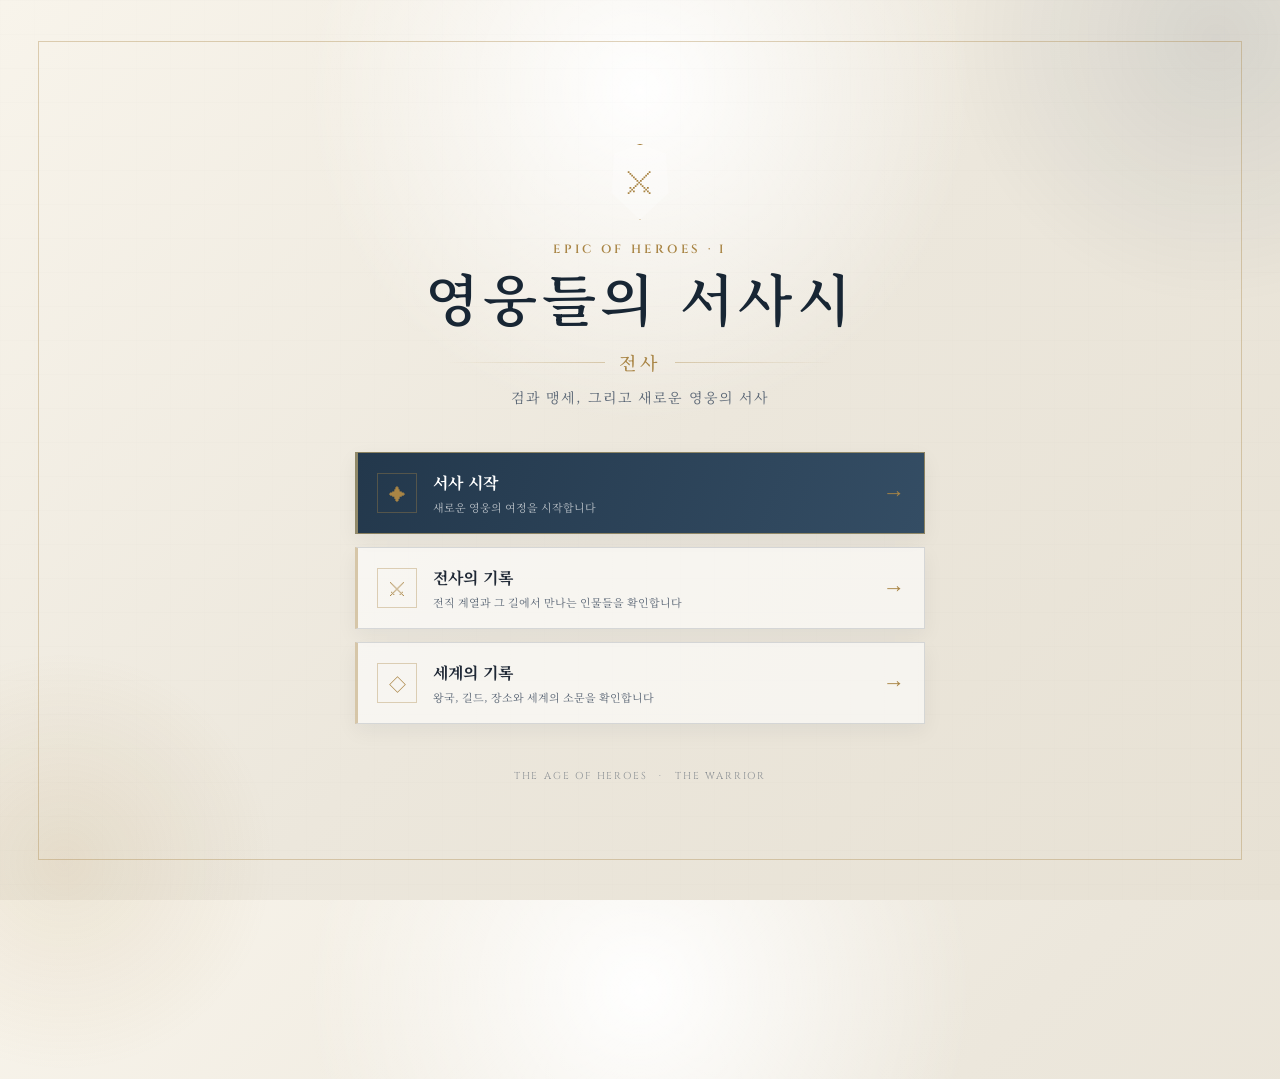
<file: index.html>
<!DOCTYPE html>
<html lang="ko">
<head>
  <meta charset="UTF-8">
  <meta name="viewport" content="width=device-width, initial-scale=1.0">
  <title>영웅들의 서사시 I: 전사</title>
  <link rel="stylesheet" href="style.css">
</head>
<body class="lobby">
  <div class="ambient ambient-one"></div><div class="ambient ambient-two"></div>
  <main class="lobby-shell">
    <header class="brand">
      <div class="crest"><span class="crest-sword">⚔</span></div>
      <p class="series">EPIC OF HEROES · I</p>
      <h1>영웅들의 서사시</h1>
      <div class="divider"><span></span><b>전사</b><span></span></div>
      <p class="subtitle">검과 맹세, 그리고 새로운 영웅의 서사</p>
    </header>
    <nav class="main-menu">
      <a class="menu-button primary" href="story.html"><span class="button-icon">✦</span><span class="button-copy"><strong>서사 시작</strong><small>새로운 영웅의 여정을 시작합니다</small></span><span class="arrow">→</span></a>
      <a class="menu-button" href="warrior-records.html"><span class="button-icon">⚔</span><span class="button-copy"><strong>전사의 기록</strong><small>전직 계열과 그 길에서 만나는 인물들을 확인합니다</small></span><span class="arrow">→</span></a>
      <a class="menu-button" href="world-records.html"><span class="button-icon">◇</span><span class="button-copy"><strong>세계의 기록</strong><small>왕국, 길드, 장소와 세계의 소문을 확인합니다</small></span><span class="arrow">→</span></a>
    </nav>
    <footer><span>THE AGE OF HEROES</span><span>·</span><span>THE WARRIOR</span></footer>
  </main>
</body>
</html>
</file>
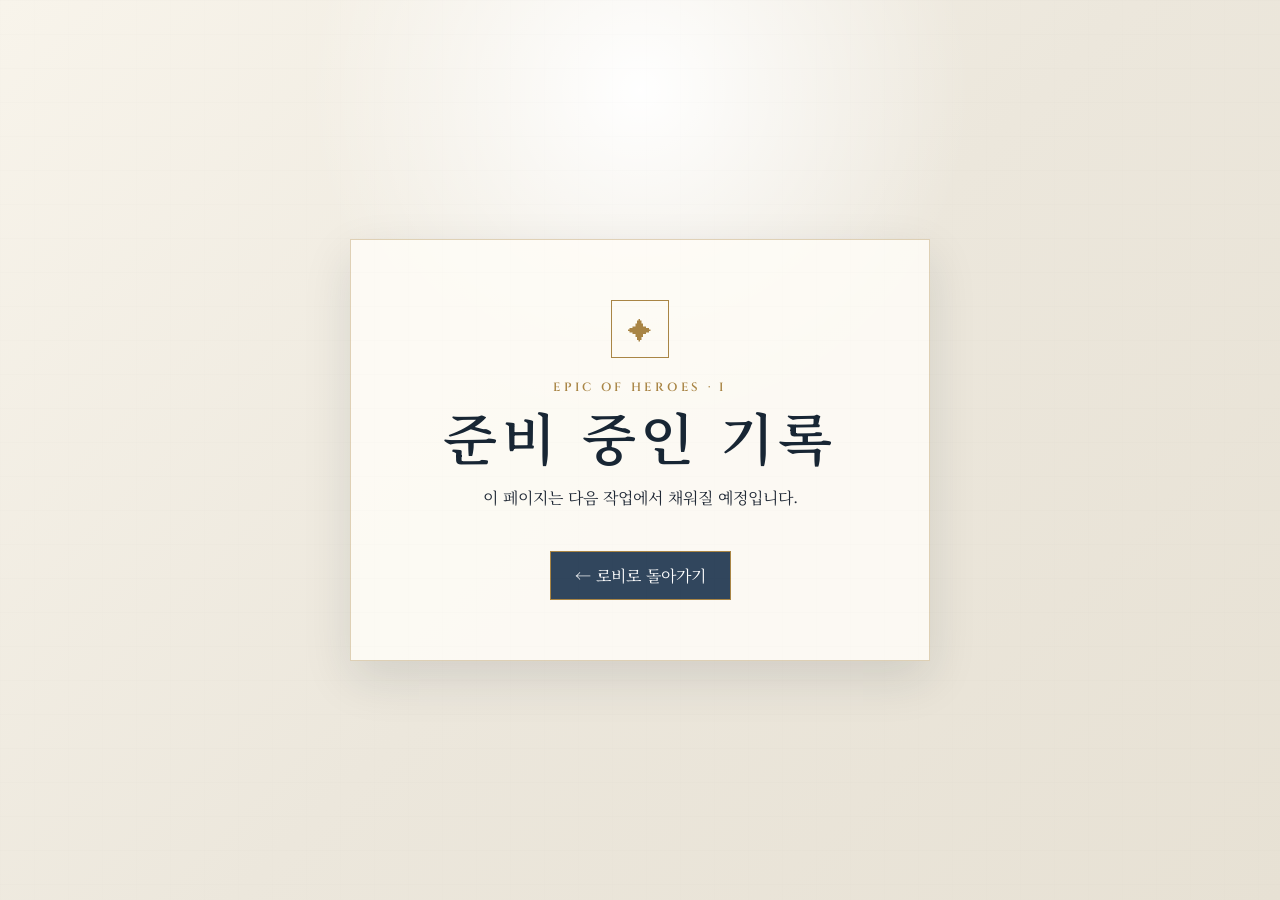
<file: blank.html>
<!DOCTYPE html><html lang="ko"><head><meta charset="UTF-8"><meta name="viewport" content="width=device-width, initial-scale=1.0"><title>준비 중</title><link rel="stylesheet" href="style.css"></head><body class="blank-page"><main><div class="blank-emblem">✦</div><p class="series">EPIC OF HEROES · I</p><h1>준비 중인 기록</h1><p>이 페이지는 다음 작업에서 채워질 예정입니다.</p><a class="back-button" href="index.html">← 로비로 돌아가기</a></main></body></html>
</file>
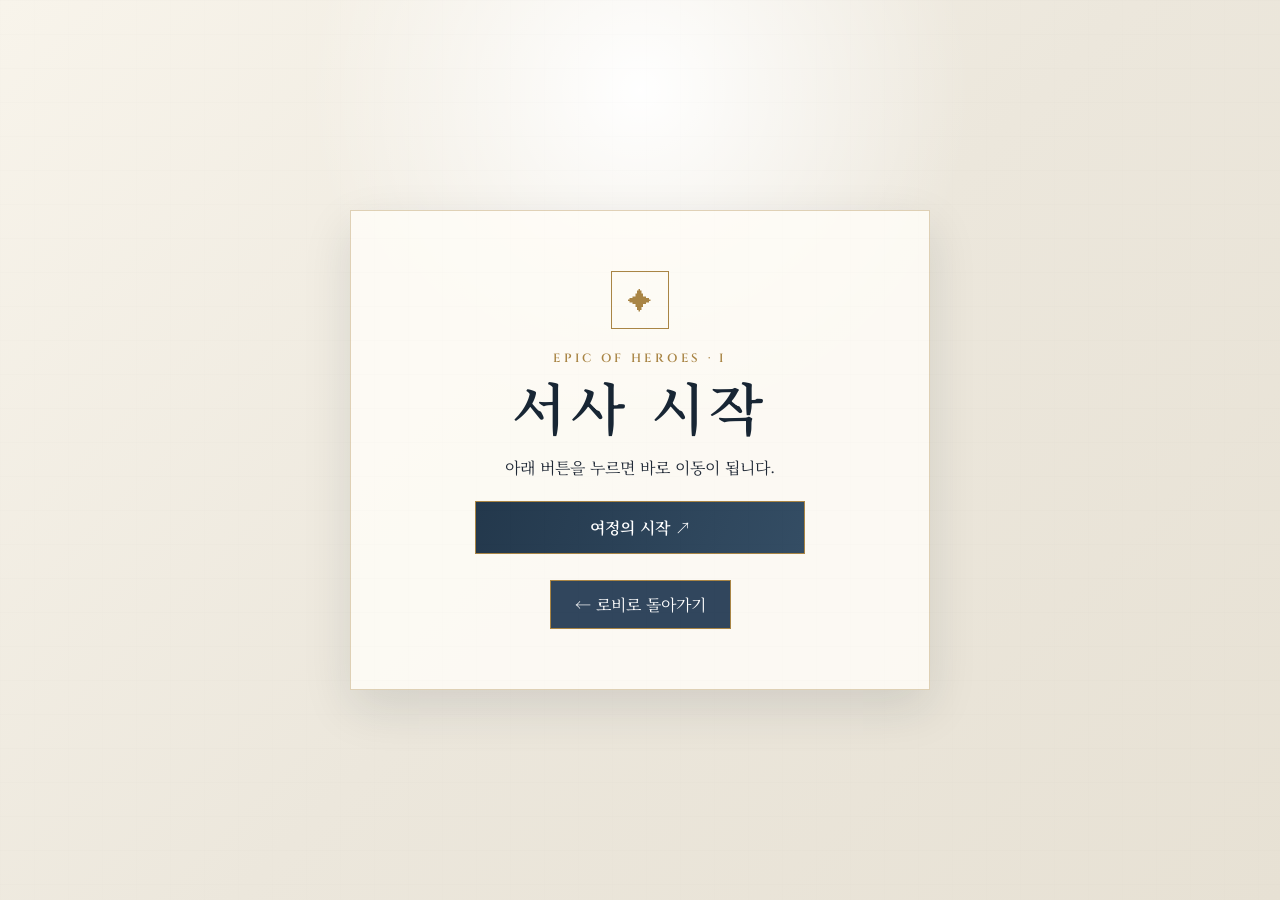
<file: story.html>
<!DOCTYPE html>
<html lang="ko"><head><meta charset="UTF-8"><meta name="viewport" content="width=device-width,initial-scale=1">
<title>서사 시작 | 영웅들의 서사시 I</title><link rel="stylesheet" href="style.css"></head>
<body class="blank-page story-start-page"><main>
<div class="blank-emblem">✦</div><p class="series">EPIC OF HEROES · I</p><h1>서사 시작</h1>
<p>아래 버튼을 누르면 바로 이동이 됩니다.</p>
<!-- 아래 href를 원하는 주소로 교체하세요 -->
<a class="story-link-button" href="https://share.crack.wrtn.ai/4wotpt" target="_blank" rel="noopener noreferrer">여정의 시작 ↗</a>
<a class="back-button" href="index.html">← 로비로 돌아가기</a>
</main></body></html>
</file>
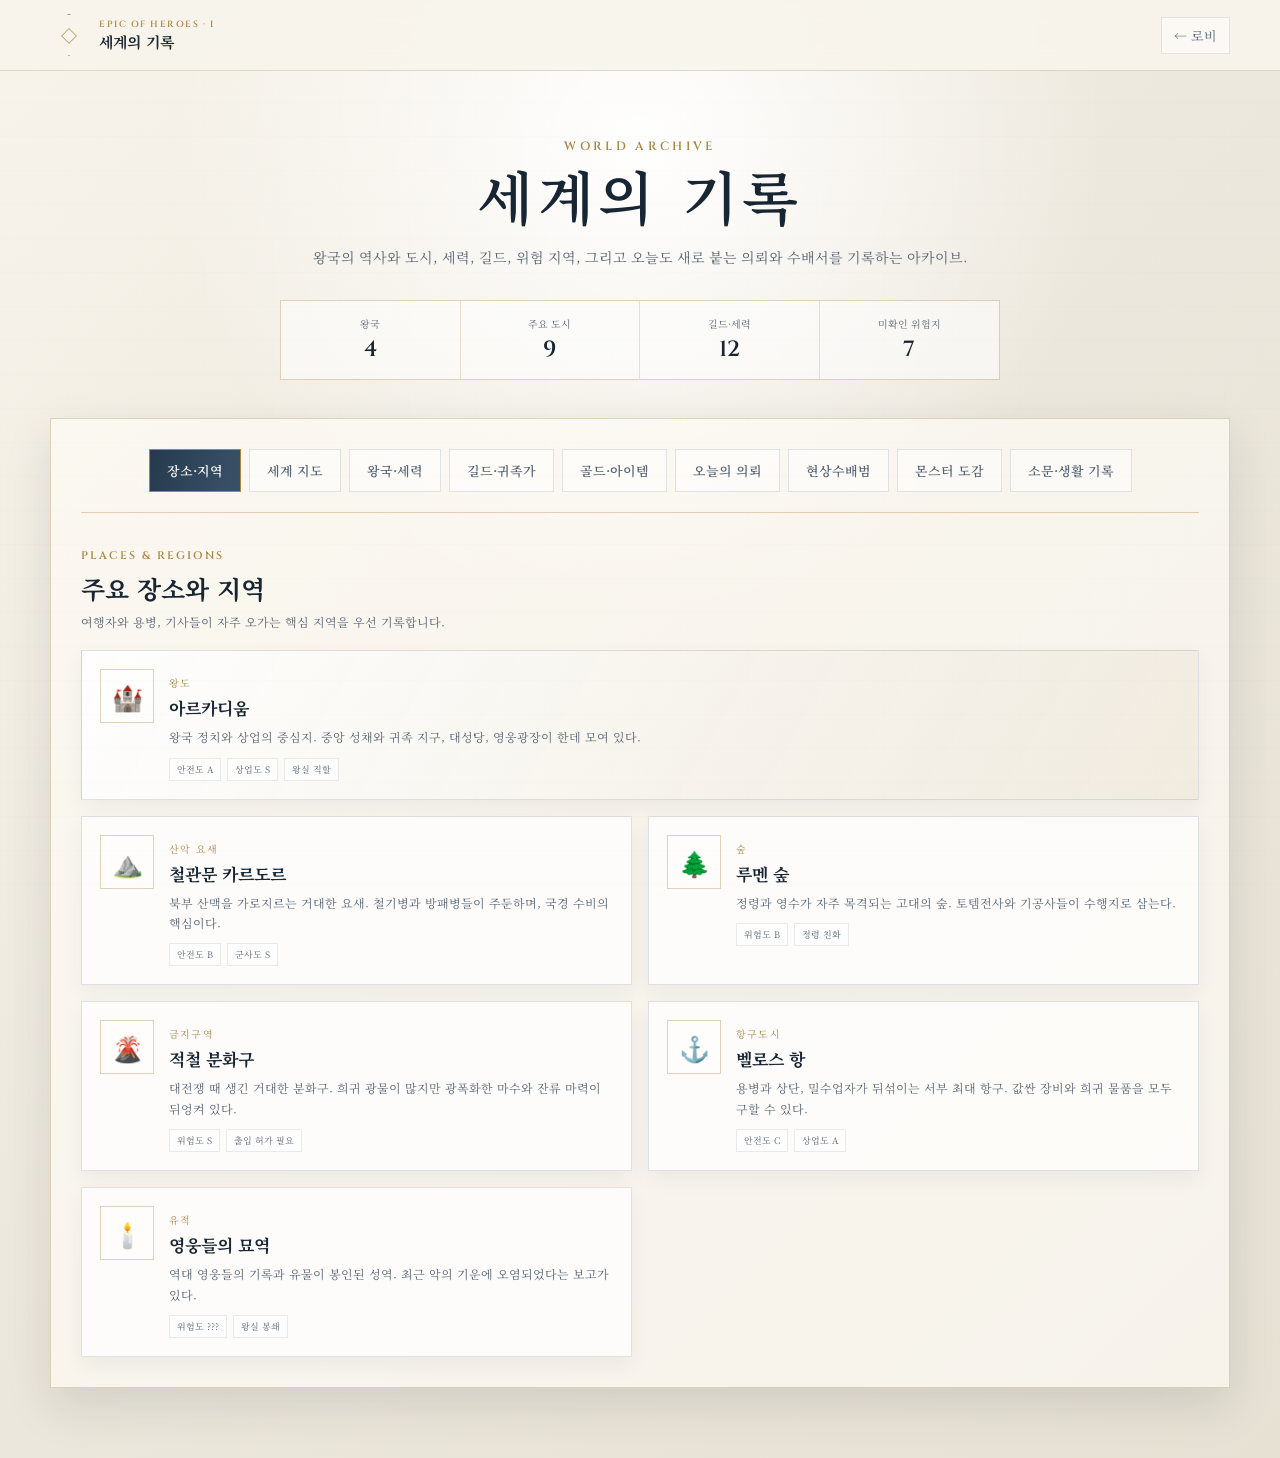
<file: world-records.html>
<!DOCTYPE html>
<html lang="ko">
<head>
  <meta charset="UTF-8">
  <meta name="viewport" content="width=device-width, initial-scale=1.0">
  <title>세계의 기록 | 영웅들의 서사시 I</title>
  <link rel="stylesheet" href="style.css">
</head>
<body class="world-page">
  <header class="records-topbar">
    <a class="mini-brand" href="index.html">
      <span class="mini-crest">◇</span>
      <span>
        <small>EPIC OF HEROES · I</small>
        <strong>세계의 기록</strong>
      </span>
    </a>
    <a class="top-back" href="index.html">← 로비</a>
  </header>

  <main class="world-shell">
    <section class="world-hero">
      <p class="series">WORLD ARCHIVE</p>
      <h1>세계의 기록</h1>
      <p>왕국의 역사와 도시, 세력, 길드, 위험 지역, 그리고 오늘도 새로 붙는 의뢰와 수배서를 기록하는 아카이브.</p>

      <div class="world-summary">
        <div><span>왕국</span><strong>4</strong></div>
        <div><span>주요 도시</span><strong>9</strong></div>
        <div><span>길드·세력</span><strong>12</strong></div>
        <div><span>미확인 위험지</span><strong>7</strong></div>
      </div>
    </section>

    <section class="world-panel">
      <div class="world-tabs" role="tablist">
        <button class="world-tab active" data-world-tab="places">장소·지역</button>
        <button class="world-tab" data-world-tab="map">세계 지도</button>
        <button class="world-tab" data-world-tab="factions">왕국·세력</button>
        <button class="world-tab" data-world-tab="guilds">길드·귀족가</button>
        <button class="world-tab" data-world-tab="economy">골드·아이템</button>
        <button class="world-tab" data-world-tab="quests">오늘의 의뢰</button>
        <button class="world-tab" data-world-tab="wanted">현상수배범</button>
        <button class="world-tab" data-world-tab="monsters">몬스터 도감</button>
        <button class="world-tab" data-world-tab="rumors">소문·생활 기록</button>
      </div>

      <div class="world-content active" id="places">
        <div class="world-section-head">
          <span class="eyebrow">PLACES & REGIONS</span>
          <h2>주요 장소와 지역</h2>
          <p>여행자와 용병, 기사들이 자주 오가는 핵심 지역을 우선 기록합니다.</p>
        </div>
        <div class="lore-grid">
          <article class="lore-card featured">
            <div class="lore-icon">🏰</div>
            <div class="lore-copy">
              <span class="lore-type">왕도</span>
              <h3>아르카디움</h3>
              <p>왕국 정치와 상업의 중심지. 중앙 성채와 귀족 지구, 대성당, 영웅광장이 한데 모여 있다.</p>
              <div class="lore-meta"><span>안전도 A</span><span>상업도 S</span><span>왕실 직할</span></div>
            </div>
          </article>
          <article class="lore-card">
            <div class="lore-icon">⛰️</div>
            <div class="lore-copy">
              <span class="lore-type">산악 요새</span>
              <h3>철관문 카르도르</h3>
              <p>북부 산맥을 가로지르는 거대한 요새. 철기병과 방패병들이 주둔하며, 국경 수비의 핵심이다.</p>
              <div class="lore-meta"><span>안전도 B</span><span>군사도 S</span></div>
            </div>
          </article>
          <article class="lore-card">
            <div class="lore-icon">🌲</div>
            <div class="lore-copy">
              <span class="lore-type">숲</span>
              <h3>루멘 숲</h3>
              <p>정령과 영수가 자주 목격되는 고대의 숲. 토템전사와 기공사들이 수행지로 삼는다.</p>
              <div class="lore-meta"><span>위험도 B</span><span>정령 친화</span></div>
            </div>
          </article>
          <article class="lore-card">
            <div class="lore-icon">🌋</div>
            <div class="lore-copy">
              <span class="lore-type">금지구역</span>
              <h3>적철 분화구</h3>
              <p>대전쟁 때 생긴 거대한 분화구. 희귀 광물이 많지만 광폭화한 마수와 잔류 마력이 뒤엉켜 있다.</p>
              <div class="lore-meta"><span>위험도 S</span><span>출입 허가 필요</span></div>
            </div>
          </article>
          <article class="lore-card">
            <div class="lore-icon">⚓</div>
            <div class="lore-copy">
              <span class="lore-type">항구도시</span>
              <h3>벨로스 항</h3>
              <p>용병과 상단, 밀수업자가 뒤섞이는 서부 최대 항구. 값싼 장비와 희귀 물품을 모두 구할 수 있다.</p>
              <div class="lore-meta"><span>안전도 C</span><span>상업도 A</span></div>
            </div>
          </article>
          <article class="lore-card">
            <div class="lore-icon">🕯️</div>
            <div class="lore-copy">
              <span class="lore-type">유적</span>
              <h3>영웅들의 묘역</h3>
              <p>역대 영웅들의 기록과 유물이 봉인된 성역. 최근 악의 기운에 오염되었다는 보고가 있다.</p>
              <div class="lore-meta"><span>위험도 ???</span><span>왕실 봉쇄</span></div>
            </div>
          </article>
        </div>
      </div>

      
      <div class="world-content" id="map">
        <div class="world-section-head">
          <span class="eyebrow">INTERACTIVE WORLD MAP</span>
          <h2>세계 지도</h2>
          <p>지도를 드래그해서 이동하고 원하는 지점을 더블클릭하면 색상 핀을 남길 수 있습니다. 핀은 브라우저에 자동 저장됩니다.</p>
        </div>

        <div class="map-toolbar">
          <div class="map-help">
            <span>✥ 드래그: 지도 이동</span>
            <span>✦ 더블클릭: 핀 추가</span>
            <span>⌫ 핀 클릭: 이름 수정 / 삭제</span>
          </div>
          <div class="pin-colors" aria-label="핀 색상 선택">
            <span>핀 색상</span>
            <button class="pin-color active" data-pin-color="#a94d4d" style="--pin:#a94d4d" aria-label="붉은 핀"></button>
            <button class="pin-color" data-pin-color="#416a8a" style="--pin:#416a8a" aria-label="푸른 핀"></button>
            <button class="pin-color" data-pin-color="#5f7a52" style="--pin:#5f7a52" aria-label="초록 핀"></button>
            <button class="pin-color" data-pin-color="#9a7740" style="--pin:#9a7740" aria-label="금색 핀"></button>
            <button class="pin-color" data-pin-color="#6f587e" style="--pin:#6f587e" aria-label="보라 핀"></button>
          </div>
          <button type="button" class="map-reset" id="resetMap">지도 위치 초기화</button>
        </div>

        <div class="world-map-viewport" id="mapViewport">
          <div class="world-map-canvas" id="mapCanvas">
            <svg class="fantasy-map" viewBox="0 0 1600 1000" xmlns="http://www.w3.org/2000/svg" aria-label="영웅들의 서사시 세계 지도">
              <defs>
                <filter id="paperNoise">
                  <feTurbulence type="fractalNoise" baseFrequency=".012" numOctaves="3" seed="8"/>
                  <feColorMatrix type="saturate" values="0"/>
                  <feComponentTransfer><feFuncA type="table" tableValues="0 .09"/></feComponentTransfer>
                </filter>
                <filter id="softShadow"><feDropShadow dx="0" dy="8" stdDeviation="8" flood-opacity=".16"/></filter>
                <linearGradient id="sea" x1="0" y1="0" x2="1" y2="1">
                  <stop offset="0" stop-color="#dfe8e5"/><stop offset="1" stop-color="#cbd9d4"/>
                </linearGradient>
                <linearGradient id="land" x1="0" y1="0" x2="1" y2="1">
                  <stop offset="0" stop-color="#eee4c9"/><stop offset="1" stop-color="#dacba7"/>
                </linearGradient>
              </defs>
              <rect width="1600" height="1000" fill="url(#sea)"/>
              <rect width="1600" height="1000" filter="url(#paperNoise)"/>
              <path d="M210,180 C330,85 515,96 640,145 C745,188 782,268 884,283 C1000,300 1091,227 1250,255 C1370,277 1455,370 1418,470 C1380,570 1285,582 1245,671 C1198,775 1075,842 938,805 C820,774 756,860 617,840 C480,818 388,740 340,650 C295,567 188,527 156,427 C126,332 143,236 210,180Z" fill="url(#land)" stroke="#9d8960" stroke-width="5" filter="url(#softShadow)"/>
              <g fill="#9d947d" stroke="#766d59" stroke-width="2" opacity=".86">
                <path d="M310 280 l45-95 48 95z"/><path d="M375 286 l58-120 62 120z"/><path d="M455 290 l48-97 52 97z"/><path d="M535 300 l62-126 70 126z"/>
                <path d="M1180 400 l42-84 46 84z"/><path d="M1240 412 l58-118 65 118z"/>
              </g>
              <g fill="#708068" opacity=".82">
                <circle cx="480" cy="510" r="28"/><circle cx="520" cy="500" r="32"/><circle cx="555" cy="525" r="29"/><circle cx="510" cy="545" r="34"/><circle cx="575" cy="560" r="27"/><circle cx="615" cy="535" r="30"/>
                <circle cx="1040" cy="620" r="28"/><circle cx="1080" cy="600" r="34"/><circle cx="1125" cy="625" r="31"/>
              </g>
              <path d="M650 220 C690 350 770 385 760 505 C748 630 870 685 845 810" fill="none" stroke="#7ea1aa" stroke-width="15" opacity=".8"/>
              <path d="M760 505 C870 470 935 445 1050 440" fill="none" stroke="#7ea1aa" stroke-width="9" opacity=".75"/>
              <g fill="none" stroke="#aa9270" stroke-width="5" stroke-dasharray="10 10" opacity=".72">
                <path d="M745 455 C650 430 590 380 520 335"/><path d="M745 455 C910 470 1030 425 1195 425"/><path d="M745 455 C800 585 790 690 760 755"/><path d="M745 455 C650 565 565 640 405 690"/>
              </g>
              <g font-family="serif" text-anchor="middle">
                <g transform="translate(745 430)"><circle r="18" fill="#2f4559" stroke="#c3a260" stroke-width="5"/><text y="50" font-size="26" fill="#384554" font-weight="700">아르카디움</text><text y="75" font-size="16" fill="#776d5b">왕도</text></g>
                <g transform="translate(515 320)"><rect x="-18" y="-18" width="36" height="36" fill="#53616c" stroke="#c3a260" stroke-width="4"/><text y="52" font-size="23" fill="#384554" font-weight="700">철관문 카르도르</text></g>
                <g transform="translate(535 545)"><circle r="15" fill="#62735c" stroke="#ede1b5" stroke-width="4"/><text y="53" font-size="23" fill="#384554" font-weight="700">루멘 숲</text></g>
                <g transform="translate(1200 440)"><path d="M0 -24 L22 20 L-22 20Z" fill="#8d5b4d" stroke="#e0c897" stroke-width="4"/><text y="58" font-size="23" fill="#384554" font-weight="700">적철 분화구</text></g>
                <g transform="translate(400 700)"><circle r="17" fill="#557382" stroke="#e0c897" stroke-width="4"/><text y="52" font-size="23" fill="#384554" font-weight="700">벨로스 항</text></g>
                <g transform="translate(1010 720)"><path d="M0 -23 L18 15 L0 8 L-18 15Z" fill="#665e70" stroke="#e0c897" stroke-width="4"/><text y="54" font-size="23" fill="#384554" font-weight="700">영웅들의 묘역</text></g>
              </g>
            </svg>
            <div class="user-pins" id="userPins"></div>
          </div>
        </div>

        <div class="map-pin-legend">
          <span><i style="--legend:#a94d4d"></i>위험/적대</span>
          <span><i style="--legend:#416a8a"></i>장소/탐험</span>
          <span><i style="--legend:#5f7a52"></i>자원/채집</span>
          <span><i style="--legend:#9a7740"></i>의뢰/목표</span>
          <span><i style="--legend:#6f587e"></i>개인 메모</span>
        </div>
      </div>

      <div class="world-content" id="factions">
        <div class="world-section-head">
          <span class="eyebrow">KINGDOMS & FACTIONS</span>
          <h2>왕국과 주요 세력</h2>
          <p>세력 간의 동맹과 갈등은 전직 퀘스트, 거래 가격, 출입 권한에도 영향을 줍니다.</p>
        </div>
        <div class="faction-list">
          <article class="faction-row">
            <div class="faction-seal">♔</div>
            <div><span>중앙 왕국</span><h3>아르카디아 왕국</h3><p>기사와 길드 체계가 가장 발달한 국가. 플레이어가 처음으로 공식 영웅 후보로 등록되는 곳.</p></div>
            <div class="relation friendly">우호</div>
          </article>
          <article class="faction-row">
            <div class="faction-seal">⚒</div>
            <div><span>북부 연합</span><h3>드라켄 변경령</h3><p>광산과 요새를 중심으로 성장한 군사국가. 거인과 드래곤의 침공에 늘 대비하고 있다.</p></div>
            <div class="relation neutral">중립</div>
          </article>
          <article class="faction-row">
            <div class="faction-seal">☼</div>
            <div><span>성역 국가</span><h3>솔라리스 교국</h3><p>성기사와 성직자들의 본거지. 타락한 영웅의 구원을 둘러싸고 왕국과 의견이 갈린다.</p></div>
            <div class="relation friendly">우호</div>
          </article>
          <article class="faction-row">
            <div class="faction-seal">☾</div>
            <div><span>비공식 세력</span><h3>검은 장막</h3><p>암시장과 정보망을 장악한 조직. 흑기사와 마검사 루트에서 비밀 의뢰를 제공한다.</p></div>
            <div class="relation hostile">경계</div>
          </article>
        </div>
      </div>

      <div class="world-content" id="guilds">
        <div class="world-section-head">
          <span class="eyebrow">GUILDS & NOBLE HOUSES</span>
          <h2>길드와 귀족가</h2>
          <p>플레이어가 직접 의뢰를 받거나 후원을 얻고, 때로는 정치적 선택을 하게 되는 조직들.</p>
        </div>
        <div class="lore-grid compact">
          <article class="lore-card"><div class="lore-icon">⚔️</div><div class="lore-copy"><span class="lore-type">모험가 길드</span><h3>백은의 깃털</h3><p>가장 규모가 큰 공식 길드. 초급 의뢰부터 왕실 토벌까지 폭넓게 중개한다.</p></div></article>
          <article class="lore-card"><div class="lore-icon">🛡️</div><div class="lore-copy"><span class="lore-type">용병단</span><h3>철혈 맹약단</h3><p>실전 경험을 중시하는 용병 집단. 야전병·전술가 계열과 깊은 관계가 있다.</p></div></article>
          <article class="lore-card"><div class="lore-icon">👑</div><div class="lore-copy"><span class="lore-type">대귀족가</span><h3>에델하르트 공작가</h3><p>왕실 친위대 다수를 배출한 명문가. 정치적 영향력이 매우 크다.</p></div></article>
          <article class="lore-card"><div class="lore-icon">🌹</div><div class="lore-copy"><span class="lore-type">귀족 저택</span><h3>로제트 후작저</h3><p>사교회와 정보 교류가 활발한 장소. 겉보기와 달리 비밀 통로가 많다는 소문이 있다.</p></div></article>
          <article class="lore-card"><div class="lore-icon">📚</div><div class="lore-copy"><span class="lore-type">학술 길드</span><h3>아르카나 기록원</h3><p>룬, 고대 영웅, 유적 기록을 보관한다. 마검사 전직에 필요한 문헌이 잠들어 있다.</p></div></article>
          <article class="lore-card"><div class="lore-icon">🐉</div><div class="lore-copy"><span class="lore-type">기사단</span><h3>청린 용기병단</h3><p>드래곤과 와이번을 다루는 극소수의 기사단. 외부인은 거의 받지 않는다.</p></div></article>
        </div>
<div class="organization-board">
  <div class="world-section-head board-subhead"><span class="eyebrow">PUBLIC NOTICES</span><h2>단체별 공고 게시판</h2>
  <p>길드, 기사단, 귀족가에서 직접 올린 공개·기밀 공고입니다.</p></div>
  <div class="notice-grid">
    <article class="notice-card"><span class="notice-org">백은의 깃털</span><h3>신입 모험가 정기 모집</h3><p>초급 토벌·호위 의뢰를 수행할 신규 모험가 모집. 장비 대여 가능.</p><small>지원 조건: Lv.5+ / 범죄기록 없음</small></article>
    <article class="notice-card"><span class="notice-org">청린 용기병단</span><h3>와이번 관리 보조 인력</h3><p>비행장 정비와 와이번 사육 보조. 큰 소리에 약한 자는 지원 금지.</p><small>우대: 창술·기마 적성</small></article>
    <article class="notice-card"><span class="notice-org">에델하르트 공작가</span><h3>귀족 호위기사 단기 채용</h3><p>왕도 사교회 기간 중 공작가 인사 호위. 품행과 예절을 엄격히 심사.</p><small>보수: 90G / 3일</small></article>
    <article class="notice-card"><span class="notice-org">철혈 맹약단</span><h3>북부 수송대 전투원 모집</h3><p>적설 지대를 통과하는 군수품 수송. 몬스터 조우 가능성이 높음.</p><small>위험수당 별도</small></article>
    <article class="notice-card suspicious"><span class="notice-org">발신인 미상</span><h3>“붉은 달이 뜨는 밤, 문을 세 번 두드릴 것.”</h3><p>지원 자격과 보수는 기재되어 있지 않다. 종이에서 희미한 마력 반응이 느껴진다.</p><small>접촉 장소: 벨로스 항 7번 창고</small></article>
    <article class="notice-card classified" id="classifiedNotice">
      <div class="classified-cover"><span>CLASSIFIED</span><h3>왕실 비인가 기밀 공고</h3><p>암호문을 복사붙여 넣기 하시는 것을 추천</p>
      <div class="classified-unlock"><input id="classifiedCode" type="password" placeholder="암호문 입력"><button id="unlockClassified" type="button">열람</button></div>
      <small id="classifiedStatus">힌트: 상태창</small></div>
      <div class="classified-body"><span class="notice-org">████████</span><h3>영웅들의 묘역 잠입 인원 모집</h3><p>공식 기록에 존재하지 않는 의뢰다. 묘역 내부의 검은 결정체를 회수하고 누구에게도 발설하지 말 것.</p><small>보수: 2,500G + 미공개 유물</small></div>
    </article>
  </div>
</div>

      </div>

      
<div class="world-content" id="economy">
  <div class="world-section-head"><span class="eyebrow">GOLD & MARKET INDEX</span><h2>골드 물가와 아이템</h2>
  <p>기준 물가와 아이템 가격을 검색할 수 있습니다. 지역과 CHA에 따라 실제 거래가는 달라질 수 있습니다.</p></div>
  <div class="economy-rules-grid">
    <div><span>일반 성인 일당</span><strong>5~10 G</strong></div><div><span>변방·오지</span><strong>+20~30%</strong></div>
    <div><span>상인 길드 지역</span><strong>-10%</strong></div><div><span>판매 환급</span><strong>구매가 × 40%</strong></div>
  </div>
  <div class="economy-searchbar">
    <input id="economySearch" type="search" placeholder="아이템명, 분류, 설명, 효과 검색">
    <select id="economyCategory"><option value="all">전체 분류</option><option value="equipment">장비</option><option value="consumable">소모품·음식</option><option value="service">서비스·기타</option><option value="material">재료·소재</option></select>
    <span id="economyCount"></span>
  </div>
  <div class="economy-table-wrap"><table class="economy-table" id="economyTable">
  <thead><tr><th>분류</th><th>등급</th><th>이름</th><th>설명 / 효과 / 용도</th><th>가격</th><th>비고</th></tr></thead><tbody><tr data-cat="equipment"><td>장비</td><td>일반</td><td>낡은 검</td><td>기본 지급 수준</td><td>10G</td><td>상점</td></tr>
<tr data-cat="equipment"><td>장비</td><td>일반</td><td>가죽 갑옷</td><td>최소한의 방어</td><td>15G</td><td>상점</td></tr>
<tr data-cat="equipment"><td>장비</td><td>일반</td><td>나무 방패</td><td>가벼운 방어구</td><td>8G</td><td>상점</td></tr>
<tr data-cat="equipment"><td>장비</td><td>고급</td><td>철제 검</td><td>균형 잡힌 무기</td><td>80G</td><td>상점</td></tr>
<tr data-cat="equipment"><td>장비</td><td>고급</td><td>철제 갑옷</td><td>안정적인 방어</td><td>120G</td><td>상점</td></tr>
<tr data-cat="equipment"><td>장비</td><td>고급</td><td>철제 방패</td><td>견고한 방어구</td><td>60G</td><td>상점</td></tr>
<tr data-cat="equipment"><td>장비</td><td>희귀</td><td>강철 대검</td><td>높은 STR 요구</td><td>300G</td><td>특수 거래</td></tr>
<tr data-cat="equipment"><td>장비</td><td>희귀</td><td>미스릴 단검</td><td>DEX 특화</td><td>250G</td><td>특수 거래</td></tr>
<tr data-cat="equipment"><td>장비</td><td>희귀</td><td>룬 지팡이</td><td>INT 특화</td><td>280G</td><td>특수 거래</td></tr>
<tr data-cat="equipment"><td>장비</td><td>영웅</td><td>영웅의 검</td><td>전설급 전조</td><td>1,200G</td><td>경매·드롭</td></tr>
<tr data-cat="equipment"><td>장비</td><td>영웅</td><td>드래곤스케일 갑옷</td><td>최고급 방어구</td><td>2,000G</td><td>경매·드롭</td></tr>
<tr data-cat="consumable"><td>소모품</td><td>회복</td><td>작은 포션</td><td>HP +30</td><td>5G</td><td>상점</td></tr>
<tr data-cat="consumable"><td>소모품</td><td>회복</td><td>중형 포션</td><td>HP +80</td><td>15G</td><td>상점</td></tr>
<tr data-cat="consumable"><td>소모품</td><td>회복</td><td>대형 포션</td><td>HP +200</td><td>40G</td><td>상점</td></tr>
<tr data-cat="consumable"><td>소모품</td><td>회복</td><td>마나 포션</td><td>MP +50</td><td>10G</td><td>상점</td></tr>
<tr data-cat="consumable"><td>소모품</td><td>회복</td><td>엘릭서</td><td>HP+MP 완전 회복</td><td>200G</td><td>고급 상점</td></tr>
<tr data-cat="consumable"><td>음식</td><td>음식</td><td>빵 한 덩이</td><td>HP +10 / 포만감</td><td>1G</td><td>일반</td></tr>
<tr data-cat="consumable"><td>음식</td><td>음식</td><td>고기 구이</td><td>HP +25 / STR+1 (1전투)</td><td>4G</td><td>일반</td></tr>
<tr data-cat="consumable"><td>음식</td><td>음식</td><td>야채 수프</td><td>HP +20 / VIT+1 (1전투)</td><td>3G</td><td>일반</td></tr>
<tr data-cat="consumable"><td>음식</td><td>음식</td><td>모험가 도시락</td><td>HP+40 / STA 완전 회복</td><td>8G</td><td>길드 인기품</td></tr>
<tr data-cat="consumable"><td>음식</td><td>음식</td><td>마법사의 차</td><td>MP+30 / WIS+1 (1전투)</td><td>6G</td><td>마법사 길드</td></tr>
<tr data-cat="consumable"><td>소모품</td><td>특수</td><td>스태미나 드링크</td><td>STA 완전 회복</td><td>12G</td><td>상점</td></tr>
<tr data-cat="consumable"><td>소모품</td><td>특수</td><td>해독제</td><td>독 상태 해제</td><td>8G</td><td>상점</td></tr>
<tr data-cat="consumable"><td>소모품</td><td>특수</td><td>각성제</td><td>수면·혼란 해제</td><td>10G</td><td>상점</td></tr>
<tr data-cat="service"><td>서비스</td><td>숙박</td><td>여관 (일반실)</td><td>기본 숙박</td><td>3G/박</td><td>도시</td></tr>
<tr data-cat="service"><td>서비스</td><td>숙박</td><td>여관 (개인실)</td><td>개인 숙박</td><td>8G/박</td><td>도시</td></tr>
<tr data-cat="service"><td>서비스</td><td>숙박</td><td>고급 숙소</td><td>귀족급 숙박</td><td>30G/박</td><td>왕도</td></tr>
<tr data-cat="service"><td>서비스</td><td>이동</td><td>마차 탑승 (단거리)</td><td>단거리 이동</td><td>2G</td><td>노선제</td></tr>
<tr data-cat="service"><td>서비스</td><td>이동</td><td>마차 탑승 (장거리)</td><td>장거리 이동</td><td>10G</td><td>노선제</td></tr>
<tr data-cat="service"><td>서비스</td><td>정보</td><td>길드 의뢰 등록</td><td>길드 게시판 등록비</td><td>5G</td><td>길드</td></tr>
<tr data-cat="service"><td>서비스</td><td>정보</td><td>지도 구매</td><td>지역 지도</td><td>15G</td><td>지도상</td></tr>
<tr data-cat="service"><td>서비스</td><td>정비</td><td>무기 수리</td><td>무기 내구도 복구</td><td>장비가격 × 10%</td><td>대장간</td></tr>
<tr data-cat="service"><td>서비스</td><td>정비</td><td>방어구 수리</td><td>방어구 내구도 복구</td><td>장비가격 × 8%</td><td>대장간</td></tr>
<tr data-cat="service"><td>서비스</td><td>마법</td><td>강화 마법 (1단계)</td><td>장비 강화</td><td>50G</td><td>마법 길드</td></tr>
<tr data-cat="service"><td>서비스</td><td>마법</td><td>상태이상 해제</td><td>저주·약화 해제</td><td>20G</td><td>성당</td></tr>
<tr data-cat="service"><td>서비스</td><td>마법</td><td>부활 의식</td><td>고위 부활 의식</td><td>500G</td><td>제한적</td></tr>
<tr data-cat="material"><td>재료</td><td>일반</td><td>슬라임 젤리</td><td>포션 재료</td><td>2G</td><td>상점 매입</td></tr>
<tr data-cat="material"><td>재료</td><td>일반</td><td>늑대 가죽</td><td>방어구 제작</td><td>5G</td><td>상점 매입</td></tr>
<tr data-cat="material"><td>재료</td><td>일반</td><td>철 광석</td><td>무기·방어구 제작</td><td>8G</td><td>광산</td></tr>
<tr data-cat="material"><td>재료</td><td>고급</td><td>독수리 깃털</td><td>화살·경갑 재료</td><td>20G</td><td>상점 매입</td></tr>
<tr data-cat="material"><td>재료</td><td>고급</td><td>트롤 뼈</td><td>강화 재료</td><td>35G</td><td>상점 매입</td></tr>
<tr data-cat="material"><td>재료</td><td>희귀</td><td>미스릴 원석</td><td>희귀 장비 제작</td><td>150G</td><td>경매 가능</td></tr>
<tr data-cat="material"><td>재료</td><td>희귀</td><td>드래곤 비늘</td><td>최고급 방어구 재료</td><td>500G</td><td>특수 거래</td></tr>
<tr data-cat="material"><td>재료</td><td>희귀</td><td>마정석 (하)</td><td>마법 도구 제작</td><td>80G</td><td>마법 길드</td></tr>
<tr data-cat="material"><td>재료</td><td>희귀</td><td>마정석 (상)</td><td>고급 마법 도구 제작</td><td>300G</td><td>마법 길드</td></tr></tbody></table></div>
  <div class="economy-policy"><h3>⚠ 물가 규칙</h3><ul>
    <li>수도·대도시: 기준가 / 변방·오지: +20~30% / 상인 길드 지역: -10%</li>
    <li>CHA 10 미만: 정가 / CHA 10~19: -5% / CHA 20 이상: -10~15% 협상 가능</li>
    <li>희귀 등급 이상 장비는 일반 상점 판매 불가. 경매·특수 상인·던전 드롭 한정.</li>
    <li>장비 판매 시 구매가의 40% 환급.</li>
    <li>실제 채팅과는 다르게 나올 수 있습니다.</li>
  </ul></div>
</div>


<div class="world-content" id="quests">
  <div class="world-section-head world-section-head-with-action"><div>
    <span class="eyebrow">TODAY'S COMMISSIONS</span><h2>오늘의 의뢰</h2>
    <p>새로고침을 누를 때마다 길드 게시판의 의뢰가 바뀝니다.</p></div>
    <button class="archive-refresh" id="refreshQuests" type="button">↻ 의뢰 새로고침</button>
  </div>
  <div class="quest-board" id="dynamicQuestBoard"></div>
  <div class="accepted-quests"><h3>수락한 의뢰</h3><div id="acceptedQuestList"><p class="empty-state">아직 수락한 의뢰가 없습니다.</p></div></div>
</div>
<div class="world-content" id="wanted">

        <div class="world-section-head">
          <span class="eyebrow">ROYAL WANTED LIST</span>
          <h2>왕국 현상수배범</h2>
          <p>왕국 또는 왕실 기사단이 공식 수배 중인 위험 인물. 생포 여부에 따라 보상이 달라질 수 있습니다.</p>
        </div>
        <div class="wanted-grid">
          <article class="wanted-card">
            <div class="wanted-stamp">WANTED</div>
            <div class="wanted-portrait">🌑</div>
            <h3>모르가</h3><span>망령기사 · 흑기사</span>
            <p>왕도 북부 공동묘지에서 기사단원 4명을 습격. 타락 여부는 확인되지 않음.</p>
            <div class="bounty">현상금 8,000 G</div>
          </article>
          <article class="wanted-card">
            <div class="wanted-stamp">WANTED</div>
            <div class="wanted-portrait">💀</div>
            <h3>네메시스</h3><span>사신 · 처형자</span>
            <p>귀족 암살 사건의 유력 용의자. 목격자 진술이 서로 달라 위장 능력이 의심된다.</p>
            <div class="bounty">현상금 12,500 G</div>
          </article>
          <article class="wanted-card">
            <div class="wanted-stamp">WANTED</div>
            <div class="wanted-portrait">😈</div>
            <h3>벨리알</h3><span>악마 · 다크블레이드</span>
            <p>금지된 계약을 중개하고 있다는 혐의. 여러 도시에서 동일한 문양이 발견됐다.</p>
            <div class="bounty">현상금 20,000 G</div>
          </article>
          <article class="wanted-card">
            <div class="wanted-stamp">DANGER</div>
            <div class="wanted-portrait">🐲</div>
            <h3>바하무트</h3><span>용왕 · 용황기사 연계</span>
            <p>공식적으로는 수배가 아닌 '접촉 금지 대상'. 왕국은 단독 접근을 엄격히 금지하고 있다.</p>
            <div class="bounty">보상 협의</div>
          </article>
        </div>
      </div>

      <div class="world-content" id="monsters"><div class="world-section-head"><span class="eyebrow">MONSTER ENCYCLOPEDIA</span><h2>몬스터 도감</h2><p>길드와 왕국이 기록한 적대 개체. 위험등급은 F → E → D → C → B → A → S → SS → SSS → EX 순입니다.</p></div><div class="monster-table-wrap"><table class="monster-table"><thead><tr><th>레벨</th><th>종족</th><th>이름</th><th>위험등급</th><th>획득 경험치</th><th>골드</th></tr></thead><tbody><tr><td>Lv.1</td><td>슬라임</td><td class="monster-name">푸른 슬라임</td><td><span class="danger">F</span></td><td>12 XP</td><td>4 G</td></tr><tr><td>Lv.4</td><td>고블린</td><td class="monster-name">고블린 약탈자</td><td><span class="danger">F</span></td><td>32 XP</td><td>14 G</td></tr><tr><td>Lv.8</td><td>늑대</td><td class="monster-name">회색늑대</td><td><span class="danger">E</span></td><td>85 XP</td><td>32 G</td></tr><tr><td>Lv.10</td><td>언데드</td><td class="monster-name">스켈레톤 병사</td><td><span class="danger">E</span></td><td>110 XP</td><td>45 G</td></tr><tr><td>Lv.12</td><td>오크</td><td class="monster-name">오크 전사</td><td><span class="danger">D</span></td><td>145 XP</td><td>60 G</td></tr><tr><td>Lv.17</td><td>언데드</td><td class="monster-name">스켈레톤 기사</td><td><span class="danger">D</span></td><td>260 XP</td><td>105 G</td></tr><tr><td>Lv.20</td><td>오우거</td><td class="monster-name">어린 오우거</td><td><span class="danger">C</span></td><td>360 XP</td><td>145 G</td></tr><tr><td>Lv.25</td><td>마수</td><td class="monster-name">블러드 울프</td><td><span class="danger">C</span></td><td>570 XP</td><td>220 G</td></tr><tr><td>Lv.30</td><td>트롤</td><td class="monster-name">산악 트롤</td><td><span class="danger">B</span></td><td>800 XP</td><td>320 G</td></tr><tr><td>Lv.34</td><td>언데드</td><td class="monster-name">듀라한</td><td><span class="danger">B</span></td><td>1,080 XP</td><td>430 G</td></tr><tr><td>Lv.37</td><td>와이번</td><td class="monster-name">어린 와이번</td><td><span class="danger">B</span></td><td>1,400 XP</td><td>550 G</td></tr><tr><td>Lv.40</td><td>키메라</td><td class="monster-name">하급 키메라</td><td><span class="danger">A</span></td><td>1,700 XP</td><td>680 G</td></tr><tr><td>Lv.45</td><td>언데드</td><td class="monster-name">데스 나이트</td><td><span class="danger">A</span></td><td>2,600 XP</td><td>950 G</td></tr><tr><td>Lv.50</td><td>드래곤</td><td class="monster-name">레서 드래곤</td><td><span class="danger">S</span></td><td>3,600 XP</td><td>1,400 G</td></tr><tr><td>Lv.55</td><td>언데드</td><td class="monster-name">리치</td><td><span class="danger">S</span></td><td>4,600 XP</td><td>1,850 G</td></tr><tr><td>Lv.60</td><td>거인</td><td class="monster-name">고대 거인</td><td><span class="danger">S</span></td><td>6,000 XP</td><td>2,500 G</td></tr><tr><td>Lv.62</td><td>드래곤</td><td class="monster-name">화염룡</td><td><span class="danger">SS</span></td><td>7,000 XP</td><td>3,000 G</td></tr><tr><td>Lv.65</td><td>악마</td><td class="monster-name">데몬 로드</td><td><span class="danger">SS</span></td><td>8,200 XP</td><td>3,500 G</td></tr><tr><td>Lv.67</td><td>언데드</td><td class="monster-name">고대 리치</td><td><span class="danger">SS</span></td><td>9,400 XP</td><td>4,000 G</td></tr><tr><td>Lv.70</td><td>마수</td><td class="monster-name">베히모스</td><td><span class="danger">SS</span></td><td>11,000 XP</td><td>4,700 G</td></tr><tr><td>Lv.75</td><td>고룡</td><td class="monster-name">고대 화룡</td><td><span class="danger">SSS</span></td><td>15,000 XP</td><td>6,500 G</td></tr><tr><td>Lv.77</td><td>대악마</td><td class="monster-name">심연공</td><td><span class="danger">SSS</span></td><td>17,500 XP</td><td>7,500 G</td></tr><tr><td>Lv.80</td><td>언데드</td><td class="monster-name">불사왕</td><td><span class="danger">SSS</span></td><td>20,000 XP</td><td>9,000 G</td></tr><tr><td>Lv.82</td><td>거인</td><td class="monster-name">타이탄</td><td><span class="danger">SSS</span></td><td>23,000 XP</td><td>10,500 G</td></tr><tr><td>Lv.85</td><td>마수</td><td class="monster-name">재앙의 베히모스</td><td><span class="danger">SSS</span></td><td>27,000 XP</td><td>12,000 G</td></tr><tr><td>Lv.88</td><td>마룡</td><td class="monster-name">심연룡</td><td><span class="danger">EX</span></td><td>32,000 XP</td><td>15,000 G</td></tr><tr><td>Lv.90</td><td>악마</td><td class="monster-name">마왕의 화신</td><td><span class="danger">EX</span></td><td>38,000 XP</td><td>18,000 G</td></tr><tr><td>Lv.92</td><td>언데드</td><td class="monster-name">망자의 군주</td><td><span class="danger">EX</span></td><td>45,000 XP</td><td>21,000 G</td></tr><tr><td>Lv.95</td><td>고룡</td><td class="monster-name">종말룡</td><td><span class="danger">EX</span></td><td>55,000 XP</td><td>27,000 G</td></tr><tr><td>Lv.97</td><td>타락체</td><td class="monster-name">영웅 포식자</td><td><span class="danger">EX</span></td><td>70,000 XP</td><td>35,000 G</td></tr><tr><td>Lv.100</td><td>재앙종</td><td class="monster-name">검은 태양의 짐승</td><td><span class="danger">EX</span></td><td>100,000 XP</td><td>50,000 G</td></tr></tbody></table></div><div class="monster-note"><strong>길드 기록관 주의</strong><p>표기 레벨은 평균 개체 기준입니다. 정예·변이·오염 개체는 같은 종족이라도 위험등급과 보상이 상승할 수 있습니다.</p> <p><br>실제 채팅과는 다르게 나올 수 있습니다.</p></div></div>

<div class="world-content" id="rumors">
  <div class="world-section-head world-section-head-with-action"><div>
    <span class="eyebrow">RUMORS & DAILY LIFE</span><h2>소문과 생활 기록</h2>
    <p>새로고침할 때마다 주점·시장·여행자의 기록이 바뀝니다.</p></div>
    <button class="archive-refresh" id="refreshRumors" type="button">↻ 기록 새로고침</button>
  </div>
  <div class="detail-columns" id="dynamicRumorBoard"></div>
</div>
</section>

  </main>

  <script>
    const worldTabs = document.querySelectorAll('.world-tab');
    const worldContents = document.querySelectorAll('.world-content');
    worldTabs.forEach(btn => btn.addEventListener('click', () => {
      worldTabs.forEach(b => b.classList.remove('active'));
      worldContents.forEach(c => c.classList.remove('active'));
      btn.classList.add('active');
      document.getElementById(btn.dataset.worldTab).classList.add('active');
    }));

    // ---------------- Interactive World Map ----------------
    const mapViewport=document.getElementById('mapViewport');
    const mapCanvas=document.getElementById('mapCanvas');
    const userPins=document.getElementById('userPins');

    if(mapViewport && mapCanvas && userPins){
      let mapX=-180,mapY=-80;
      let dragging=false,startPointerX=0,startPointerY=0,startMapX=0,startMapY=0;
      let selectedPinColor='#a94d4d';
      const pinStorageKey='epicOfHeroes_worldMapPins';

      const clampMap=()=>{
        const minX=Math.min(0,mapViewport.clientWidth-mapCanvas.offsetWidth);
        const minY=Math.min(0,mapViewport.clientHeight-mapCanvas.offsetHeight);
        mapX=Math.max(minX,Math.min(0,mapX));
        mapY=Math.max(minY,Math.min(0,mapY));
      };
      const applyMapPosition=()=>{
        clampMap();
        mapCanvas.style.transform=`translate(${mapX}px, ${mapY}px)`;
      };

      mapViewport.addEventListener('pointerdown',e=>{
        if(e.target.closest('.map-pin')) return;
        dragging=true;
        startPointerX=e.clientX; startPointerY=e.clientY;
        startMapX=mapX; startMapY=mapY;
        mapViewport.setPointerCapture?.(e.pointerId);
        mapViewport.classList.add('dragging');
      });
      mapViewport.addEventListener('pointermove',e=>{
        if(!dragging) return;
        mapX=startMapX+(e.clientX-startPointerX);
        mapY=startMapY+(e.clientY-startPointerY);
        applyMapPosition();
      });
      const stopDragging=()=>{dragging=false;mapViewport.classList.remove('dragging');};
      mapViewport.addEventListener('pointerup',stopDragging);
      mapViewport.addEventListener('pointercancel',stopDragging);

      document.querySelectorAll('.pin-color').forEach(btn=>{
        btn.addEventListener('click',()=>{
          document.querySelectorAll('.pin-color').forEach(b=>b.classList.remove('active'));
          btn.classList.add('active');
          selectedPinColor=btn.dataset.pinColor;
        });
      });

      let pins=[];
      try{pins=JSON.parse(localStorage.getItem(pinStorageKey)||'[]');}catch(e){pins=[];}

      const savePins=()=>{try{localStorage.setItem(pinStorageKey,JSON.stringify(pins));}catch(e){}};

      const renderPins=()=>{
        userPins.innerHTML='';
        pins.forEach(pin=>{
          const el=document.createElement('button');
          el.type='button';
          el.className='map-pin';
          el.style.left=`${pin.x}px`;
          el.style.top=`${pin.y}px`;
          el.style.setProperty('--pin-color',pin.color);
          el.title=pin.label||'사용자 핀';
          el.innerHTML=`<span></span>${pin.label?`<em>${pin.label}</em>`:''}`;
          el.addEventListener('click',ev=>{
            ev.stopPropagation();
            const action=prompt('핀 이름을 수정하세요. 완전히 삭제하려면 [삭제]라고 입력하세요.',pin.label||'');
            if(action===null)return;
            if(action.trim()==='삭제')pins=pins.filter(p=>p.id!==pin.id);
            else pin.label=action.trim();
            savePins();renderPins();
          });
          userPins.appendChild(el);
        });
      };

      mapViewport.addEventListener('dblclick',e=>{
        if(e.target.closest('.map-pin')) return;
        const rect=mapCanvas.getBoundingClientRect();
        const x=e.clientX-rect.left;
        const y=e.clientY-rect.top;
        const label=prompt('이 핀의 이름 또는 메모를 입력하세요.','');
        if(label===null)return;
        pins.push({id:Date.now()+Math.random(),x:Math.round(x),y:Math.round(y),color:selectedPinColor,label:label.trim()});
        savePins();renderPins();
      });

      document.getElementById('resetMap')?.addEventListener('click',()=>{mapX=-180;mapY=-80;applyMapPosition();});
      window.addEventListener('resize',applyMapPosition);
      applyMapPosition();
      renderPins();
    }


// Economy
const economySearch=document.getElementById('economySearch'), economyCategory=document.getElementById('economyCategory'), economyCount=document.getElementById('economyCount');
function filterEconomy(){if(!economySearch)return;let q=economySearch.value.toLowerCase(),cat=economyCategory.value,c=0;document.querySelectorAll('#economyTable tbody tr').forEach(r=>{let ok=r.textContent.toLowerCase().includes(q)&&(cat==='all'||r.dataset.cat===cat);r.style.display=ok?'':'none';if(ok)c++;});economyCount.textContent=`${c}개 항목`;}
economySearch?.addEventListener('input',filterEconomy); economyCategory?.addEventListener('change',filterEconomy); filterEconomy();

// Quests
const questPool=[
['C급','루멘 숲 약초 채집','월광초 12송이를 채집. 정령을 공격하지 않을 것.','850 G','Lv.12+','normal'],
['B급','벨로스 항 상단 호위','왕도에서 벨로스 항까지 무역 상단을 호위한다.','2,100 G','2일 소요','normal'],
['A급 · 긴급','적철 분화구 실종 조사','광물 조사대의 마지막 신호를 따라 폐광을 조사한다.','4,800 G','Lv.42+','urgent'],
['D급','회색늑대 개체수 조절','왕도 외곽 농장을 습격하는 회색늑대 8마리를 토벌한다.','420 G','Lv.8+','normal'],
['B급','철관문 보급품 운송','북부 요새까지 의약품 상자를 운반한다.','1,650 G','END 25+','normal'],
['특수 의뢰','묘역에서 들려오는 목소리','봉쇄 구역에서 들리는 정체불명의 음성을 조사한다.','보수 비공개','영웅성 B+','special'],
['C급','사라진 길드 인장','시장 거리에서 분실된 백은의 깃털 인장을 회수한다.','700 G','전투 불필요 가능','normal'],
['A급','듀라한 토벌','남부 묘지에서 반복 출현하는 듀라한을 토벌한다.','5,200 G','파티 권장','urgent'],
['B급','귀족가 야간 경비','로제트 후작저 야간 경비를 담당한다. 이상 징후 보고 있음.','2,400 G','Honor 25+','normal'],
['D급','고블린 주술도구 회수','폐촌에 남은 주술 부적 3개를 확보한다.','560 G','Lv.10+','normal'],
['S급','화염룡 비늘 확보','화염룡을 토벌하거나 탈피한 비늘을 확보한다.','12,000 G','Lv.60+ 권장','special'],
['C급','길 잃은 전투마 수색','북쪽 초원에서 실종된 군마를 찾아 데려온다.','920 G','기마 적성 우대','normal']
];
const qBoard=document.getElementById('dynamicQuestBoard'),aList=document.getElementById('acceptedQuestList'),aKey='epicOfHeroes_acceptedQuests';
let accepted=[];try{accepted=JSON.parse(localStorage.getItem(aKey)||'[]')}catch(e){}
const pick=(a,n)=>[...a].sort(()=>Math.random()-.5).slice(0,n);
function saveA(){try{localStorage.setItem(aKey,JSON.stringify(accepted))}catch(e){}}
function renderA(){if(!aList)return;if(!accepted.length){aList.innerHTML='<p class="empty-state">아직 수락한 의뢰가 없습니다.</p>';return;}aList.innerHTML=accepted.map(q=>`<div class="accepted-quest-row"><div><strong>${q.title}</strong><small>${q.rank} · ${q.reward}</small></div><button data-cancel="${q.id}">포기</button></div>`).join('');aList.querySelectorAll('[data-cancel]').forEach(b=>b.onclick=()=>{accepted=accepted.filter(q=>String(q.id)!==b.dataset.cancel);saveA();renderA();});}
function renderQ(){if(!qBoard)return;let s=pick(questPool,4);qBoard.innerHTML=s.map((q,i)=>`<article class="quest-paper ${q[5]==='urgent'?'urgent':q[5]==='special'?'special':''}"><div class="quest-pin">${q[5]==='special'?'✦':'◆'}</div><span class="quest-rank">${q[0]}</span><h3>${q[1]}</h3><p>${q[2]}</p><div class="quest-footer"><span>보수 ${q[3]}</span><span>${q[4]}</span></div><button class="quest-accept" data-i="${i}">수락</button></article>`).join('');qBoard.querySelectorAll('.quest-accept').forEach(b=>b.onclick=()=>{let q=s[+b.dataset.i];if(!accepted.some(a=>a.title===q[1])){accepted.push({id:Date.now()+Math.random(),rank:q[0],title:q[1],reward:q[3]});saveA();renderA();}b.textContent='수락 완료';b.disabled=true;});}
document.getElementById('refreshQuests')?.addEventListener('click',renderQ);renderQ();renderA();

// Rumors
const rp=['벨로스 항에서 검은 비늘의 거대 생물이 목격되었다.','왕도 대장간에서 영웅의 검 조각이 거래되었다.','로제트 후작저 정원에서 새벽마다 같은 노래가 들린다.','철관문 북쪽에서 인간의 말을 하는 늑대를 봤다는 사냥꾼이 있다.','루멘 숲 중심에서 밤마다 푸른 불빛이 떠다닌다.','왕실 기사 몇 명이 이유 없이 휴직 처리되었다.','백은의 깃털 지하 창고에 왕실 인장이 찍힌 상자가 들어왔다.','묘역 봉인을 안쪽에서 두드렸다는 소문이 돈다.','상인 길드가 미스릴 가격을 조작한다는 말이 있다.','벨로스 항 7번 창고는 지도에는 있으나 문이 없다고 한다.'];
const mp=['철검 120~180 G / 가죽 갑옷 15~25 G','하급 회복약 5~8 G / 마나 포션 10~14 G','미스릴 원석 140~190 G / 드래곤 비늘 시가','여관 일반실 3~5 G / 개인실 8~12 G','북부 식량 가격이 평소보다 약 20% 상승'];
const tp=['북부 산길은 해질 무렵부터 통행 제한.','루멘 숲에서는 불을 크게 피우지 말 것.','왕도 귀족 지구 무장 출입 시 신분증 필요.','벨로스 항 야간 부두에서는 혼자 움직이지 말 것.','적철 분화구 진입 시 해독제와 내열 장비 권장.'];
const dp=['왕도 광장에서 기사단 공개 훈련이 열린다.','백은의 깃털 길드 식당에서 스튜가 반값이다.','서부 시장에 떠돌이 마법상인이 도착했다.','대성당에서 무료 상태이상 검진을 실시한다.','저녁부터 왕도 북문이 임시 폐쇄될 예정이다.'];
const rBoard=document.getElementById('dynamicRumorBoard');
function lis(a,n){return pick(a,n).map(x=>`<li>${x}</li>`).join('')}
function renderR(){if(!rBoard)return;rBoard.innerHTML=`<section class="detail-box"><h3>🍺 오늘의 주점 소문</h3><ul>${lis(rp,3)}</ul></section><section class="detail-box"><h3>🛒 현재 물가 메모</h3><ul>${lis(mp,3)}</ul></section><section class="detail-box"><h3>🌦 여행자 주의사항</h3><ul>${lis(tp,3)}</ul></section><section class="detail-box"><h3>📅 오늘의 생활 기록</h3><ul>${lis(dp,3)}</ul></section>`}
document.getElementById('refreshRumors')?.addEventListener('click',renderR);renderR();

// Classified
document.getElementById('unlockClassified')?.addEventListener('click',()=>{let code=(document.getElementById('classifiedCode').value||'').trim().toLowerCase(),s=document.getElementById('classifiedStatus');if(code==='깡통'){document.getElementById('classifiedNotice').classList.add('unlocked');s.textContent='기밀 공고 열람 승인';}else{s.textContent='암호가 일치하지 않습니다.';}});

  </script>
</body>
</html>
</file>
<file: style.css>
@import url('https://fonts.googleapis.com/css2?family=Cinzel:wght@500;600;700&family=Noto+Serif+KR:wght@400;500;600;700&display=swap');
:root{--ink:#202936;--ink-soft:#596574;--gold:#a98545;--gold-light:#d4b66e;--line:rgba(169,133,69,.36);--blue:#31465d;--blue-deep:#182634;--shadow:0 18px 45px rgba(24,38,52,.12)}*{box-sizing:border-box}html,body{margin:0;min-height:100%}body{color:var(--ink);background:radial-gradient(circle at 50% 10%,rgba(255,255,255,.98),transparent 32%),linear-gradient(135deg,#f8f4eb 0%,#ece7dc 52%,#e7e1d4 100%);font-family:"Noto Serif KR",serif}body::before{content:"";position:fixed;inset:0;pointer-events:none;opacity:.22;background-image:linear-gradient(rgba(49,70,93,.035) 1px,transparent 1px),linear-gradient(90deg,rgba(49,70,93,.025) 1px,transparent 1px);background-size:34px 34px}.lobby{min-height:100vh;overflow:hidden;position:relative}.lobby::after{content:"";position:absolute;inset:4.5vh 3vw;border:1px solid var(--line);pointer-events:none}.ambient{position:absolute;border-radius:50%;pointer-events:none}.ambient-one{width:34vw;height:34vw;left:-12vw;bottom:-14vw;background:radial-gradient(circle,rgba(169,133,69,.13),transparent 68%)}.ambient-two{width:42vw;height:42vw;right:-16vw;top:-18vw;background:radial-gradient(circle,rgba(49,70,93,.11),transparent 70%)}.lobby-shell{width:min(760px,calc(100% - 42px));min-height:100vh;margin:auto;padding:8vh 0 5vh;display:flex;flex-direction:column;align-items:center;justify-content:center;position:relative;z-index:1}.brand{text-align:center;margin-bottom:5vh}.crest{width:68px;height:76px;margin:0 auto 22px;border:1px solid var(--gold);clip-path:polygon(50% 0,88% 13%,92% 65%,50% 100%,8% 65%,12% 13%);display:grid;place-items:center;color:var(--gold);background:rgba(255,255,255,.28)}.crest-sword{font-size:28px}.series{margin:0 0 8px;color:var(--gold);font:600 12px/1.2 "Cinzel",serif;letter-spacing:.28em}h1{margin:0;font-size:clamp(34px,5vw,56px);line-height:1.2;letter-spacing:.08em;font-weight:600;color:var(--blue-deep)}.divider{width:min(390px,90%);margin:18px auto 12px;display:flex;align-items:center;gap:14px;color:var(--gold)}.divider span{height:1px;flex:1;background:linear-gradient(90deg,transparent,var(--line))}.divider span:last-child{background:linear-gradient(90deg,var(--line),transparent)}.divider b{font-size:18px;font-weight:500;letter-spacing:.2em}.subtitle{margin:0;color:var(--ink-soft);font-size:14px;letter-spacing:.08em}.main-menu{width:min(570px,100%);display:grid;gap:13px}.menu-button{min-height:82px;padding:14px 19px;display:grid;grid-template-columns:42px 1fr 24px;align-items:center;gap:14px;text-decoration:none;color:var(--ink);background:rgba(255,255,255,.58);border:1px solid rgba(49,70,93,.17);border-left:3px solid rgba(169,133,69,.42);box-shadow:0 7px 20px rgba(24,38,52,.055);transition:.2s ease}.menu-button:hover{transform:translateX(5px);background:rgba(255,255,255,.86);border-color:rgba(169,133,69,.62);box-shadow:var(--shadow)}.menu-button.primary{color:#fff;background:linear-gradient(110deg,#23384c,#344d64);border-color:rgba(212,182,110,.58)}.button-icon{width:40px;height:40px;display:grid;place-items:center;border:1px solid var(--line);color:var(--gold);font-size:17px}.button-copy{display:grid;gap:5px}.button-copy strong{font-size:16px}.button-copy small{font-size:11px;color:var(--ink-soft)}.primary .button-copy small{color:rgba(255,255,255,.68)}.arrow{color:var(--gold);font:22px "Cinzel",serif;text-align:right}footer{margin-top:5vh;display:flex;gap:12px;color:rgba(70,83,99,.58);font:10px "Cinzel",serif;letter-spacing:.18em}.blank-page{min-height:100vh;display:grid;place-items:center;text-align:center}.blank-page main{width:min(580px,calc(100% - 40px));padding:60px 30px;border:1px solid var(--line);background:rgba(255,253,247,.86);box-shadow:var(--shadow)}.blank-emblem{width:58px;height:58px;margin:0 auto 22px;display:grid;place-items:center;border:1px solid var(--gold);color:var(--gold);font-size:24px}.back-button{display:inline-block;margin-top:26px;padding:12px 24px;color:white;background:var(--blue);text-decoration:none;border:1px solid var(--gold)}.records-page{min-height:100vh;padding-bottom:64px}.records-topbar{position:sticky;top:0;z-index:20;display:flex;align-items:center;justify-content:space-between;padding:14px max(24px,calc((100vw - 1180px)/2));background:rgba(248,244,235,.9);backdrop-filter:blur(12px);border-bottom:1px solid rgba(169,133,69,.26)}.mini-brand{display:flex;align-items:center;gap:11px;text-decoration:none;color:var(--ink)}.mini-brand small{display:block;color:var(--gold);font:600 9px "Cinzel",serif;letter-spacing:.17em}.mini-brand strong{font-size:15px}.mini-crest{width:38px;height:42px;display:grid;place-items:center;border:1px solid var(--gold);color:var(--gold);clip-path:polygon(50% 0,88% 13%,92% 65%,50% 100%,8% 65%,12% 13%)}.top-back{padding:8px 12px;text-decoration:none;color:var(--ink-soft);font-size:13px;border:1px solid rgba(49,70,93,.12);background:rgba(255,255,255,.48)}.records-shell{width:min(1180px,calc(100% - 36px));margin:0 auto}.records-hero{text-align:center;padding:70px 20px 44px}.records-hero>p:last-child{margin:14px auto 0;max-width:700px;color:var(--ink-soft);font-size:14px}.route-panel{border:1px solid rgba(169,133,69,.34);background:rgba(255,253,247,.66);box-shadow:var(--shadow);padding:32px}.route-heading{text-align:center;margin-bottom:24px}.eyebrow{display:inline-block;color:var(--gold);font:600 11px "Cinzel",serif;letter-spacing:.18em;margin-bottom:7px}.route-heading h2{margin:0;font-size:24px;color:var(--blue-deep);font-weight:600}.route-heading p{margin:9px 0 0;color:var(--ink-soft);font-size:13px}.tabs{display:flex;flex-wrap:wrap;justify-content:center;gap:8px;padding:15px;border-top:1px solid var(--line);border-bottom:1px solid var(--line);margin-bottom:28px}.tab-btn{appearance:none;border:1px solid rgba(49,70,93,.14);background:rgba(255,255,255,.58);padding:10px 17px;font:600 13px "Noto Serif KR",serif;color:var(--ink-soft);cursor:pointer;transition:.2s ease}.tab-btn:hover{border-color:var(--gold);color:var(--ink)}.tab-btn.active{color:#fff;background:linear-gradient(110deg,#263a4e,#3a5269);border-color:var(--gold)}.tab-content{display:none}.tab-content.active{display:block}.route-intro{display:flex;align-items:center;gap:14px;margin-bottom:21px}.route-mark{width:48px;height:48px;display:grid;place-items:center;border:1px solid var(--line);background:rgba(255,255,255,.54);font-size:20px;color:var(--gold)}.route-intro h3{margin:0 0 5px;font-size:20px;color:var(--blue-deep)}.route-intro p{margin:0;color:var(--ink-soft);font-size:12px}.npc-grid{display:grid;grid-template-columns:repeat(3,minmax(0,1fr));gap:18px}.npc-card{overflow:hidden;border:1px solid rgba(49,70,93,.17);background:rgba(255,255,255,.78);box-shadow:0 9px 24px rgba(24,38,52,.07);transition:.22s ease}.npc-card:hover{transform:translateY(-4px);box-shadow:0 16px 34px rgba(24,38,52,.12);border-color:rgba(169,133,69,.52)}.portrait-slot{height:210px;margin:13px 13px 0;display:flex;flex-direction:column;align-items:center;justify-content:center;gap:10px;border:1px solid rgba(169,133,69,.34);background:radial-gradient(circle at 50% 32%,rgba(255,255,255,.82),transparent 33%),linear-gradient(155deg,#e9e3d8,#dfe3e6);color:var(--gold)}.portrait-slot span{font-size:58px}.portrait-slot small{font:600 9px "Cinzel",serif;letter-spacing:.18em;color:rgba(49,70,93,.56)}.npc-info{padding:14px 15px 16px}.npc-info>div{display:grid;grid-template-columns:88px 1fr;gap:8px;align-items:start;padding:9px 0;border-bottom:1px solid rgba(49,70,93,.08)}.npc-info>div:last-child{border-bottom:0}.npc-info span{color:var(--gold);font-size:11px}.npc-info strong{font-size:12px;font-weight:600;line-height:1.55;color:var(--ink)}@media(max-width:900px){.npc-grid{grid-template-columns:repeat(2,minmax(0,1fr))}.route-panel{padding:24px}}@media(max-width:620px){.records-shell{width:min(100% - 22px,1180px)}.records-hero{padding:52px 12px 32px}.route-panel{padding:16px}.route-heading h2{font-size:19px}.tabs{justify-content:flex-start;overflow-x:auto;flex-wrap:nowrap}.tab-btn{white-space:nowrap}.npc-grid{grid-template-columns:1fr}.portrait-slot{height:240px}.records-topbar{padding:10px 12px}.top-back{font-size:12px}.mini-brand strong{font-size:13px}}


/* v3: floating advancement route */
.records-shell{padding-right:300px}
.floating-route{
  position:fixed; right:22px; top:82px; z-index:30;
  width:330px; max-height:calc(100vh - 105px); overflow:hidden;
  border:1px solid rgba(169,133,69,.48);
  background:rgba(248,244,235,.94); backdrop-filter:blur(14px);
  box-shadow:0 18px 42px rgba(24,38,52,.18);
}
.floating-route-head{
  min-height:62px; display:flex; align-items:center; justify-content:space-between; gap:12px;
  padding:13px 14px; color:#fff;
  background:linear-gradient(110deg,#22364a,#3a5269);
  border-bottom:1px solid rgba(212,182,110,.55);
}
.portrait-slot {
    height: auto;
    aspect-ratio: 1216 / 832;
    overflow: hidden;
}

.portrait-slot img {
    width: 100%;
    height: 100%;
    object-fit: cover;
    object-position: center;
    display: block;
}
.floating-route-head small{display:block;margin-bottom:4px;color:#d4b66e;font:600 8px "Cinzel",serif;letter-spacing:.16em}
.floating-route-head strong{font-size:13px;letter-spacing:.04em}
.route-collapse{width:30px;height:30px;border:1px solid rgba(212,182,110,.55);background:rgba(255,255,255,.07);color:#e5ca87;font-size:20px;cursor:pointer}
.floating-route-body{padding:11px;max-height:calc(100vh - 170px);overflow:auto}
.floating-route.collapsed{width:220px}
.floating-route.collapsed .floating-route-body{display:none}
.route-line{padding:9px 0;border-bottom:1px solid rgba(49,70,93,.10)}
.route-line:last-child{border-bottom:0}
.job-node{display:block}
.job-toggle{
  width:100%; display:flex; align-items:center; justify-content:space-between; gap:8px;
  padding:8px 10px; border:1px solid rgba(49,70,93,.12);
  background:rgba(255,255,255,.63); color:#273848; cursor:pointer;
  font:600 11px "Noto Serif KR",serif; text-align:left;
}
.job-toggle:hover{border-color:#a98545;background:#fff}
.job-toggle b{font-size:15px;color:#a98545;transition:transform .18s ease}
.job-toggle.open b{transform:rotate(180deg)}
.job-stats{
  max-height:0; overflow:hidden; padding:0 10px;
  color:#596574; font-size:10px; line-height:1.55;
  background:rgba(255,255,255,.43); border-left:1px solid transparent; border-right:1px solid transparent;
  transition:max-height .2s ease,padding .2s ease;
}
.job-stats.open{max-height:90px;padding:8px 10px;border-color:rgba(169,133,69,.2)}
.route-arrow{display:block;text-align:center;color:#a98545;font-size:14px;line-height:18px}
@media(max-width:1500px){
  .records-shell{padding-right:0}
  .floating-route{right:12px;width:300px}
  .records-page .route-panel{margin-right:315px}
  .records-page .records-hero{margin-right:315px}
}
@media(max-width:1050px){
  .records-page .route-panel,.records-page .records-hero{margin-right:0}
  .floating-route{top:auto;bottom:14px;right:14px;width:min(360px,calc(100vw - 28px));max-height:58vh}
  .floating-route-body{max-height:calc(58vh - 64px)}
  .floating-route.collapsed{width:220px}
}


/* v4: World Archive */
.world-page{min-height:100vh;padding-bottom:70px}
.world-shell{width:min(1180px,calc(100% - 36px));margin:0 auto}
.world-hero{text-align:center;padding:68px 20px 38px}
.world-hero h1{font-size:clamp(38px,5vw,58px)}
.world-hero>p:last-of-type{max-width:760px;margin:14px auto 0;color:var(--ink-soft);font-size:14px;line-height:1.8}
.world-summary{width:min(720px,100%);margin:30px auto 0;display:grid;grid-template-columns:repeat(4,1fr);border:1px solid var(--line);background:rgba(255,255,255,.55)}
.world-summary>div{padding:15px;border-right:1px solid rgba(169,133,69,.24)}
.world-summary>div:last-child{border-right:0}
.world-summary span{display:block;color:var(--ink-soft);font-size:10px;margin-bottom:4px}
.world-summary strong{color:var(--blue-deep);font:600 22px "Cinzel",serif}
.world-panel{border:1px solid rgba(169,133,69,.34);background:rgba(255,253,247,.68);box-shadow:var(--shadow);padding:30px}
.world-tabs{display:flex;flex-wrap:wrap;justify-content:center;gap:8px;padding-bottom:20px;border-bottom:1px solid var(--line)}
.world-tab{appearance:none;border:1px solid rgba(49,70,93,.14);background:rgba(255,255,255,.58);padding:11px 17px;font:600 13px "Noto Serif KR",serif;color:var(--ink-soft);cursor:pointer;transition:.2s ease}
.world-tab:hover{border-color:var(--gold);color:var(--ink)}
.world-tab.active{color:#fff;background:linear-gradient(110deg,#263a4e,#3a5269);border-color:var(--gold)}
.world-content{display:none;padding-top:28px}
.world-content.active{display:block}
.world-section-head{text-align:left;margin-bottom:20px}
.world-section-head h2{margin:0 0 7px;font-size:25px;color:var(--blue-deep)}
.world-section-head p{margin:0;color:var(--ink-soft);font-size:12px}
.lore-grid{display:grid;grid-template-columns:repeat(2,minmax(0,1fr));gap:16px}
.lore-grid.compact{grid-template-columns:repeat(3,minmax(0,1fr))}
.lore-card{display:flex;gap:15px;padding:18px;border:1px solid rgba(49,70,93,.15);background:rgba(255,255,255,.72);box-shadow:0 8px 20px rgba(24,38,52,.055)}
.lore-card.featured{grid-column:span 2;background:linear-gradient(120deg,rgba(255,255,255,.88),rgba(239,233,220,.82))}
.lore-icon{flex:0 0 54px;height:54px;display:grid;place-items:center;border:1px solid var(--line);font-size:25px;background:rgba(255,255,255,.55)}
.lore-type{color:var(--gold);font-size:10px;letter-spacing:.12em}
.lore-copy h3{margin:3px 0 7px;font-size:17px;color:var(--blue-deep)}
.lore-copy p{margin:0;color:var(--ink-soft);font-size:12px;line-height:1.7}
.lore-meta{display:flex;flex-wrap:wrap;gap:6px;margin-top:10px}
.lore-meta span{padding:4px 7px;border:1px solid rgba(49,70,93,.1);font-size:9px;color:var(--ink-soft);background:rgba(255,255,255,.6)}
.faction-list{display:grid;gap:12px}
.faction-row{display:grid;grid-template-columns:60px 1fr auto;gap:16px;align-items:center;padding:17px;border:1px solid rgba(49,70,93,.14);background:rgba(255,255,255,.72)}
.faction-seal{width:55px;height:55px;display:grid;place-items:center;border:1px solid var(--line);font-size:24px;color:var(--gold)}
.faction-row span{font-size:10px;color:var(--gold)}
.faction-row h3{margin:2px 0 5px;font-size:17px}
.faction-row p{margin:0;color:var(--ink-soft);font-size:11px;line-height:1.6}
.relation{padding:7px 10px;border:1px solid;font-size:10px;white-space:nowrap}
.relation.friendly{color:#456851;border-color:rgba(69,104,81,.35);background:rgba(69,104,81,.07)}
.relation.neutral{color:#7b6a48;border-color:rgba(123,106,72,.35);background:rgba(123,106,72,.07)}
.relation.hostile{color:#8a4d4d;border-color:rgba(138,77,77,.35);background:rgba(138,77,77,.07)}
.quest-board{display:grid;grid-template-columns:repeat(2,minmax(0,1fr));gap:18px}
.quest-paper{position:relative;padding:23px 20px 18px;border:1px solid #c9b98f;background:linear-gradient(135deg,#fffaf0,#f0e6cf);box-shadow:0 9px 20px rgba(78,61,34,.09)}
.quest-paper.urgent{border-color:#a86d62}.quest-paper.special{border-color:#8a76a4}
.quest-pin{position:absolute;right:15px;top:12px;color:#a98545}
.quest-rank{font-size:10px;color:#8e7139;font-weight:700;letter-spacing:.08em}
.quest-paper h3{margin:6px 0 8px;font-size:17px;color:#3f3527}
.quest-paper p{margin:0;color:#625849;font-size:11px;line-height:1.7}
.quest-footer{display:flex;justify-content:space-between;gap:10px;margin-top:17px;padding-top:10px;border-top:1px dashed rgba(98,88,73,.28);font-size:10px;color:#776b57}
.wanted-grid{display:grid;grid-template-columns:repeat(4,minmax(0,1fr));gap:15px}
.wanted-card{position:relative;padding:15px;border:1px solid rgba(120,68,55,.35);background:linear-gradient(180deg,#f5ead7,#e8d7bc);text-align:center;box-shadow:0 8px 18px rgba(74,47,34,.08)}
.wanted-stamp{position:absolute;right:8px;top:8px;padding:3px 6px;border:2px solid rgba(130,49,49,.55);color:#8d3e3e;font:700 9px "Cinzel",serif;transform:rotate(6deg)}
.wanted-portrait{height:145px;display:grid;place-items:center;margin-bottom:12px;border:1px solid rgba(92,69,48,.22);background:rgba(255,255,255,.28);font-size:48px}
.wanted-card h3{margin:0 0 4px;font-size:17px;color:#44362b}
.wanted-card>span{font-size:10px;color:#7a6754}
.wanted-card p{min-height:64px;margin:10px 0;color:#695848;font-size:10px;line-height:1.6}
.bounty{padding:8px;border-top:1px solid rgba(91,63,43,.18);font-weight:700;color:#7c3f36;font-size:11px}
.detail-columns{display:grid;grid-template-columns:repeat(2,minmax(0,1fr));gap:16px}
.detail-box{padding:18px;border:1px solid rgba(49,70,93,.14);background:rgba(255,255,255,.7)}
.detail-box h3{margin:0 0 11px;font-size:15px;color:var(--blue-deep)}
.detail-box ul{margin:0;padding-left:18px;color:var(--ink-soft);font-size:11px;line-height:1.9}
@media(max-width:960px){
  .lore-grid.compact{grid-template-columns:repeat(2,minmax(0,1fr))}
  .wanted-grid{grid-template-columns:repeat(2,minmax(0,1fr))}
}
@media(max-width:680px){
  .world-shell{width:min(100% - 20px,1180px)}
  .world-hero{padding:50px 10px 28px}
  .world-summary{grid-template-columns:repeat(2,1fr)}
  .world-summary>div:nth-child(2){border-right:0}
  .world-summary>div:nth-child(-n+2){border-bottom:1px solid rgba(169,133,69,.24)}
  .world-panel{padding:15px}
  .world-tabs{justify-content:flex-start;flex-wrap:nowrap;overflow-x:auto}
  .world-tab{white-space:nowrap}
  .lore-grid,.lore-grid.compact,.quest-board,.detail-columns{grid-template-columns:1fr}
  .lore-card.featured{grid-column:span 1}
  .faction-row{grid-template-columns:48px 1fr}
  .relation{grid-column:2;justify-self:start}
  .wanted-grid{grid-template-columns:1fr}
}

/* v6 Monster Encyclopedia */
.monster-table-wrap{overflow:auto;border:1px solid rgba(49,70,93,.15);background:rgba(255,255,255,.7)}.monster-table{width:100%;min-width:720px;border-collapse:collapse;font-size:11px}.monster-table th{padding:11px 10px;background:#2e4358;color:#f5f0e5;text-align:left}.monster-table td{padding:10px;border-bottom:1px solid rgba(49,70,93,.09);color:var(--ink-soft)}.monster-table tbody tr:hover{background:rgba(169,133,69,.07)}.monster-name{font-weight:700;color:var(--blue-deep)!important}.danger{display:inline-block;min-width:30px;text-align:center;padding:3px 6px;border:1px solid rgba(169,133,69,.35);font-weight:700}.monster-note{margin-top:14px;padding:14px 16px;border-left:3px solid var(--gold);background:rgba(255,255,255,.58)}.monster-note p{margin:4px 0 0;font-size:10px;line-height:1.65}


/* v7 — 두 개의 기본 접힘 메모 박스 */
.floating-tools{
  position:fixed;right:22px;top:82px;z-index:32;width:330px;
  display:grid;gap:10px;pointer-events:none;
}
.floating-note{
  pointer-events:auto;border:1px solid rgba(169,133,69,.48);
  background:rgba(248,244,235,.95);backdrop-filter:blur(14px);
  box-shadow:0 18px 42px rgba(24,38,52,.16);overflow:hidden;
}
.floating-note-head{
  min-height:58px;display:flex;align-items:center;justify-content:space-between;gap:12px;
  padding:11px 13px;color:#fff;background:linear-gradient(110deg,#22364a,#3a5269);
  border-bottom:1px solid rgba(212,182,110,.55);
}
.floating-note-head small{display:block;margin-bottom:4px;color:#d4b66e;font:600 8px "Cinzel",serif;letter-spacing:.16em}
.floating-note-head strong{font-size:13px;letter-spacing:.04em}
.note-collapse{
  flex:0 0 31px;width:31px;height:31px;border:1px solid rgba(212,182,110,.55);
  background:rgba(255,255,255,.07);color:#e5ca87;font-size:19px;line-height:1;cursor:pointer;
}
.floating-note-body{max-height:48vh;overflow:auto;padding:13px}
.floating-note.collapsed .floating-note-body{display:none}
.floating-note.collapsed{box-shadow:0 8px 20px rgba(24,38,52,.12)}
.route-plain-note{
  min-height:170px;padding:15px;white-space:pre-line;
  border:1px solid rgba(169,133,69,.28);
  background:repeating-linear-gradient(to bottom,rgba(255,255,255,.74) 0,rgba(255,255,255,.74) 29px,rgba(97,111,122,.10) 30px);
  color:#53606d;font-size:11px;line-height:30px;
}
.player-memo{
  display:block;width:100%;min-height:190px;resize:vertical;padding:13px 14px;
  border:1px solid rgba(169,133,69,.28);outline:none;
  background:repeating-linear-gradient(to bottom,#fffdf7 0,#fffdf7 29px,rgba(97,111,122,.11) 30px);
  color:#3f4b58;font:500 11px/30px "Noto Serif KR",serif;
}
.player-memo:focus{border-color:rgba(169,133,69,.72)}
.memo-actions{display:flex;align-items:center;justify-content:space-between;gap:8px;padding-top:8px}
.memo-actions span{color:#77818b;font-size:9px}
.memo-actions button{
  border:1px solid rgba(49,70,93,.15);background:rgba(255,255,255,.7);
  color:#596574;padding:6px 9px;font:600 9px "Noto Serif KR",serif;cursor:pointer;
}
@media(max-width:1050px){
  .floating-tools{top:auto;right:12px;bottom:12px;width:min(330px,calc(100vw - 24px))}
  .floating-note-body{max-height:45vh}
}

/* v7 — 인터랙티브 세계 지도 */
.map-toolbar{
  display:flex;align-items:center;flex-wrap:wrap;gap:11px;margin-bottom:12px;padding:11px 12px;
  border:1px solid rgba(49,70,93,.13);background:rgba(255,255,255,.62);
}
.map-help{display:flex;flex:1 1 360px;flex-wrap:wrap;gap:7px 14px;color:var(--ink-soft);font-size:10px}
.pin-colors{display:flex;align-items:center;gap:6px}
.pin-colors>span{margin-right:3px;color:var(--gold);font-size:9px}
.pin-color{
  width:22px;height:22px;padding:0;border:3px solid rgba(255,255,255,.78);
  outline:1px solid rgba(49,70,93,.18);border-radius:50%;background:var(--pin);cursor:pointer;
}
.pin-color.active{outline:2px solid var(--blue-deep);transform:scale(1.12)}
.map-reset{
  padding:7px 10px;border:1px solid rgba(49,70,93,.15);background:rgba(255,255,255,.72);
  color:var(--ink-soft);font:600 9px "Noto Serif KR",serif;cursor:pointer;
}
.world-map-viewport{
  position:relative;height:590px;overflow:hidden;border:1px solid rgba(49,70,93,.22);
  background:#cedbd7;cursor:grab;touch-action:none;user-select:none;
  box-shadow:inset 0 0 30px rgba(37,55,67,.11);
}
.world-map-viewport.dragging{cursor:grabbing}
.world-map-canvas{
  position:absolute;left:0;top:0;width:1600px;height:1000px;
  transform:translate(-180px,-80px);will-change:transform;
}
.fantasy-map{display:block;width:1600px;height:1000px}
.user-pins{position:absolute;inset:0;pointer-events:none}
.map-pin{
  --pin-color:#a94d4d;position:absolute;z-index:5;transform:translate(-50%,-100%);
  display:flex;flex-direction:column;align-items:center;border:0;background:transparent;
  cursor:pointer;pointer-events:auto;
}
.map-pin>span{
  width:22px;height:22px;display:block;border:4px solid rgba(255,255,255,.9);
  border-radius:50% 50% 50% 0;background:var(--pin-color);transform:rotate(-45deg);
  box-shadow:0 4px 8px rgba(30,40,48,.28);
}
.map-pin>span::after{
  content:"";position:absolute;width:5px;height:5px;top:5px;left:5px;border-radius:50%;background:rgba(255,255,255,.9);
}
.map-pin em{
  max-width:150px;margin-top:4px;padding:3px 6px;background:rgba(34,49,62,.88);
  color:#fff;font:normal 9px/1.3 "Noto Serif KR",serif;white-space:nowrap;overflow:hidden;text-overflow:ellipsis;
  box-shadow:0 3px 8px rgba(30,40,48,.16);
}
.map-pin-legend{
  display:flex;flex-wrap:wrap;gap:12px;margin-top:10px;padding:10px 12px;
  border:1px solid rgba(49,70,93,.10);color:var(--ink-soft);background:rgba(255,255,255,.48);font-size:9px;
}
.map-pin-legend span{display:flex;align-items:center;gap:5px}
.map-pin-legend i{width:9px;height:9px;border-radius:50%;background:var(--legend)}
@media(max-width:680px){
  .world-map-viewport{height:520px}
  .map-toolbar{align-items:flex-start}
  .pin-colors{width:100%}
  .world-map-canvas{width:1400px;height:875px}
  .fantasy-map{width:1400px;height:875px}
}

/* v8 */
.story-link-button{display:block;width:min(330px,100%);margin:22px auto 0;padding:14px 20px;border:1px solid var(--gold);background:linear-gradient(110deg,#23384c,#344d64);color:#fff;text-decoration:none;font-weight:600}.story-link-button:hover{background:#182634}
.economy-rules-grid{display:grid;grid-template-columns:repeat(4,1fr);gap:9px;margin-bottom:15px}.economy-rules-grid>div{padding:13px;border:1px solid rgba(49,70,93,.13);background:rgba(255,255,255,.64)}.economy-rules-grid span{display:block;color:var(--gold);font-size:9px;margin-bottom:4px}.economy-rules-grid strong{font-size:13px}.economy-searchbar{display:grid;grid-template-columns:1fr 180px auto;gap:8px;align-items:center;margin-bottom:12px}.economy-searchbar input,.economy-searchbar select{min-height:38px;padding:8px 11px;border:1px solid rgba(49,70,93,.18);background:rgba(255,255,255,.82);font:500 11px "Noto Serif KR",serif}.economy-searchbar span{font-size:10px}.economy-table-wrap{overflow:auto;border:1px solid rgba(49,70,93,.15)}.economy-table{width:100%;min-width:850px;border-collapse:collapse;font-size:10px}.economy-table th{padding:10px 9px;background:#2e4358;color:#fff;text-align:left}.economy-table td{padding:9px;border-bottom:1px solid rgba(49,70,93,.09)}.economy-table td:nth-child(3){font-weight:700;color:var(--blue-deep)}.economy-table td:nth-child(5){font-weight:700;color:#8a6a32}.economy-policy{margin-top:14px;padding:14px 17px;border-left:3px solid var(--gold);background:rgba(255,255,255,.58)}.economy-policy h3{margin:0 0 8px}.economy-policy ul{margin:0;padding-left:18px;font-size:10px;line-height:1.8}
.world-section-head-with-action{display:flex;align-items:flex-end;justify-content:space-between;gap:18px}.archive-refresh{padding:9px 12px;border:1px solid var(--gold);background:rgba(255,255,255,.72);font:600 10px "Noto Serif KR",serif;cursor:pointer}.archive-refresh:hover{background:var(--blue);color:#fff}.quest-paper{padding-bottom:54px}.quest-accept{position:absolute;right:18px;bottom:14px;padding:7px 13px;border:1px solid rgba(169,133,69,.58);background:#31465d;color:#fff;font:600 10px "Noto Serif KR",serif;cursor:pointer}.accepted-quests{margin-top:18px;padding:16px;border:1px solid rgba(49,70,93,.14);background:rgba(255,255,255,.58)}.accepted-quests h3{margin:0 0 10px}.accepted-quest-row{display:flex;justify-content:space-between;align-items:center;gap:12px;padding:9px 0;border-bottom:1px solid rgba(49,70,93,.08)}.accepted-quest-row strong{display:block;font-size:11px}.accepted-quest-row small{font-size:9px}.accepted-quest-row button{padding:5px 8px;border:1px solid rgba(138,77,77,.28);background:rgba(138,77,77,.06);color:#8a4d4d;font-size:9px}.empty-state{font-size:10px}
.organization-board{margin-top:28px;padding-top:24px;border-top:1px solid var(--line)}.notice-grid{display:grid;grid-template-columns:repeat(3,1fr);gap:14px}.notice-card{padding:17px;border:1px solid rgba(49,70,93,.15);background:linear-gradient(145deg,rgba(255,255,255,.8),rgba(242,236,222,.76))}.notice-card.suspicious{background:linear-gradient(145deg,#eee1cf,#dfcfb9)}.notice-org{color:var(--gold);font-size:9px}.notice-card h3{margin:5px 0 8px;font-size:14px}.notice-card p{font-size:10px;line-height:1.7}.notice-card small{font-size:9px}.notice-card.classified{background:#273541;color:#fff}.classified-cover>span{color:#d8b870;font-weight:700}.classified-cover h3{color:#fff}.classified-cover p{color:rgba(255,255,255,.68)}.classified-unlock{display:flex;gap:6px;margin:11px 0}.classified-unlock input{flex:1;min-width:0;padding:7px;background:rgba(255,255,255,.08);border:1px solid rgba(212,182,110,.35);color:#fff}.classified-unlock button{padding:7px 10px;border:1px solid rgba(212,182,110,.5);background:transparent;color:#e8ce8d}.classified-body{display:none}.classified.unlocked .classified-cover{display:none}.classified.unlocked .classified-body{display:block}.classified.unlocked{background:#efe2ca;color:var(--ink)}
@media(max-width:900px){.economy-rules-grid{grid-template-columns:repeat(2,1fr)}.notice-grid{grid-template-columns:repeat(2,1fr)}}@media(max-width:680px){.economy-searchbar{grid-template-columns:1fr}.notice-grid{grid-template-columns:1fr}.world-section-head-with-action{align-items:flex-start;flex-direction:column}}
</file>
